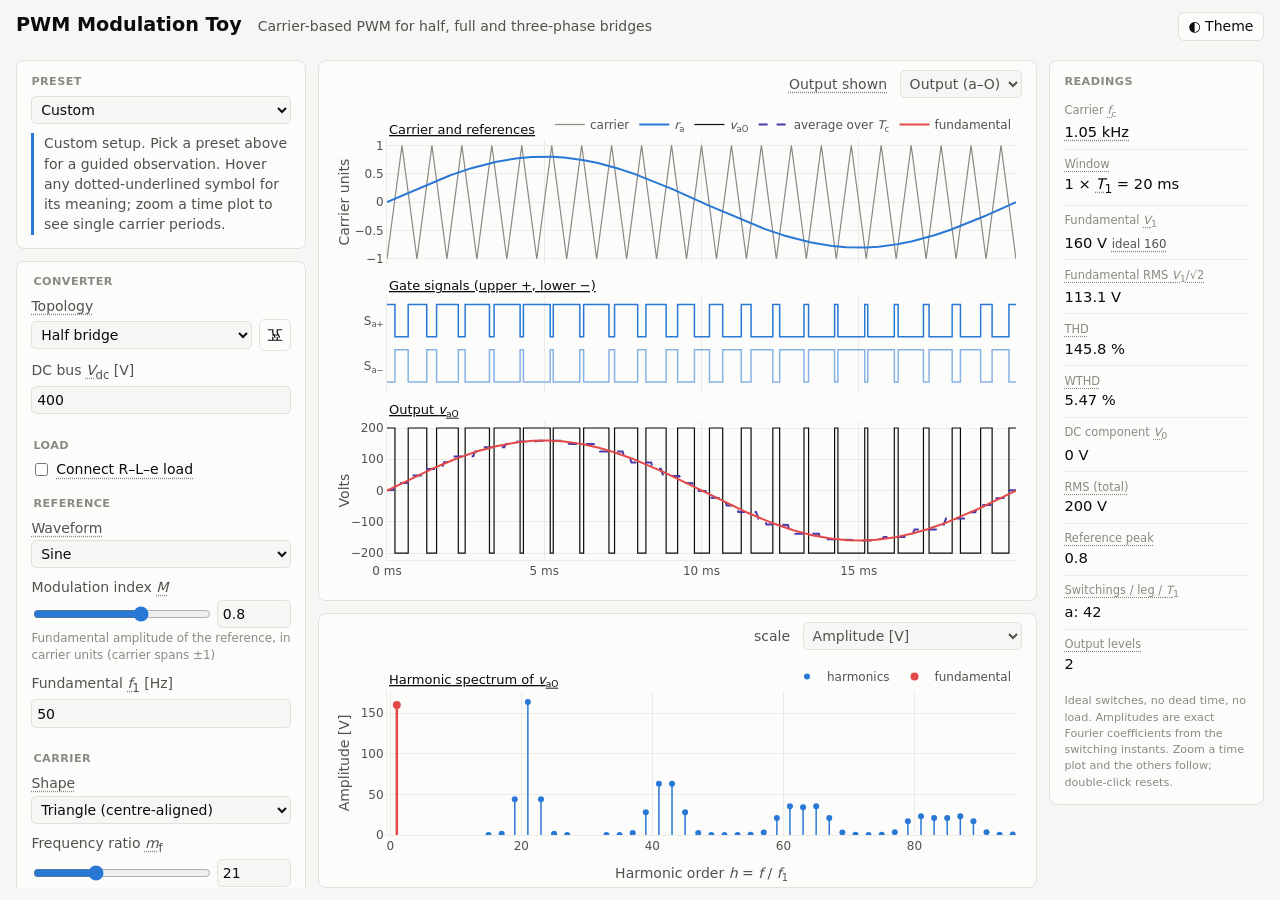
<file: index.html>
<!doctype html>
<html lang="en">
<head>
<meta charset="utf-8">
<meta name="viewport" content="width=device-width, initial-scale=1">
<title>PWM Modulation Toy</title>
<link rel="stylesheet" href="style.css">
<script src="https://cdn.plot.ly/plotly-2.35.2.min.js"></script>
</head>
<body>
<header>
  <h1>PWM Modulation Toy</h1>
  <span class="sub">Carrier-based PWM for half, full and three-phase bridges</span>
  <span class="spacer"></span>
  <button class="icon-btn" id="themeBtn" type="button" data-tip="Switch between light and dark theme">◐ Theme</button>
</header>

<main>
  <div class="side">
    <section class="panel preset-panel" aria-label="Preset">
      <div class="legend-h">Preset</div>
      <select id="preset" aria-label="Preset"></select>
      <div class="look" id="look"></div>
    </section>

    <aside class="panel controls" aria-label="Controls">
      <fieldset>
        <legend>Converter</legend>
        <div class="field">
          <label for="topology" data-tip="Half bridge: one leg, load between switch node a and the DC-bus midpoint O. Full bridge: two legs, load between switch nodes a and b. Three-phase bridge: three legs feeding a star-connected load with isolated star point n.">Topology</label>
          <div class="with-btn">
            <select id="topology">
              <option value="HB">Half bridge</option>
              <option value="FB">Full bridge</option>
              <option value="TP">Three-phase bridge</option>
            </select>
            <button class="icon-btn sq" id="schemBtn" type="button" aria-expanded="false" aria-controls="schem"
              data-tip="Show the schematic, with the switch and node names used in the plots">
              <svg viewBox="0 0 24 24" width="18" height="18" aria-hidden="true"><path d="M3 5h6M15 5h6M9 5v4M15 5v4M9 15v4M15 15v4M3 19h18M9 12h6M9 9l3 6M15 9l3 6" fill="none" stroke="currentColor" stroke-width="1.6" stroke-linecap="round"/></svg>
            </button>
          </div>
        </div>
        <div class="field" id="strategyField">
          <label for="strategy" id="strategyLabel"></label>
          <select id="strategy"></select>
          <div class="hint" id="strategyHint"></div>
        </div>
        <div class="field">
          <label for="Vdc">DC bus <span data-sym="Vdc"></span> [V]</label>
          <input type="number" id="Vdc" min="1" step="1">
        </div>
      </fieldset>

      <fieldset>
        <legend>Load</legend>
        <label class="check" data-tip="Connect a series R–L load with a sinusoidal back-EMF e = E sin(θ + δ) to every output (star-connected in three-phase). The currents are the exact periodic steady state."><input type="checkbox" id="load"> Connect R–L–e load</label>
        <div class="grid2" id="loadFields">
          <div class="field"><label for="R"><span data-sym="R"></span> [Ω]</label><input type="number" id="R" min="0" step="0.1"></div>
          <div class="field"><label for="Lmh"><span data-sym="L"></span> [mH]</label><input type="number" id="Lmh" min="0.001" step="0.1"></div>
          <div class="field"><label for="E"><span data-sym="E"></span> [V peak]</label><input type="number" id="E" min="0" step="1"></div>
          <div class="field"><label for="delta"><span data-sym="delta"></span> [°]</label><input type="number" id="delta" min="-180" max="180" step="1"></div>
          <div class="field span2"><label for="tdus">Dead time <span data-sym="td"></span> [µs]</label><input type="number" id="tdus" min="0" step="0.5">
            <div class="hint" id="tdHint"></div></div>
        </div>
      </fieldset>

      <fieldset>
        <legend>Reference</legend>
        <div class="field" id="referenceField">
          <label for="reference" data-tip="The modulating waveform m(θ) the output should follow on average. Sine + 3rd adds k<sub>3</sub>·M·sin 3θ to every leg (common mode). DC makes the leg a DC–DC switch node.">Waveform</label>
          <select id="reference">
            <option value="sine">Sine</option>
            <option value="sine3">Sine + 3rd harmonic</option>
            <option value="dc">DC (duty cycle)</option>
          </select>
        </div>
        <div class="field">
          <label for="M" id="MLabel"></label>
          <div class="slider-row">
            <input type="range" id="M_r" min="0" max="1.3" step="0.01">
            <input type="number" id="M" min="0" max="1.3" step="0.01">
          </div>
          <div class="hint" id="MHint"></div>
        </div>
        <div class="field" id="k3Field">
          <label for="k3">3rd-harmonic ratio <span data-sym="k3"></span></label>
          <div class="slider-row">
            <input type="range" id="k3_r" min="0" max="0.5" step="0.005">
            <input type="number" id="k3" min="0" max="0.5" step="0.005">
          </div>
        </div>
        <div class="field">
          <label for="f1">Fundamental <span data-sym="f1"></span> [Hz]</label>
          <input type="number" id="f1" min="1" step="1">
        </div>
      </fieldset>

      <fieldset>
        <legend>Carrier</legend>
        <div class="field">
          <label for="carrier" data-tip="Triangle: both pulse edges move (double-edge, centre-aligned). Rising sawtooth: only the falling edge moves (trailing-edge). Falling sawtooth: only the rising edge moves (leading-edge).">Shape</label>
          <select id="carrier">
            <option value="triangle">Triangle (centre-aligned)</option>
            <option value="saw-up">Sawtooth rising (trailing edge)</option>
            <option value="saw-down">Sawtooth falling (leading edge)</option>
          </select>
        </div>
        <div class="field">
          <label for="mf">Frequency ratio <span data-sym="mf"></span></label>
          <div class="slider-row">
            <input type="range" id="mf_r" min="1" max="60" step="1">
            <input type="number" id="mf" min="1" max="100" step="0.1">
          </div>
          <div class="hint">Steps of 0.1; non-integer values lengthen the window</div>
        </div>
        <div class="field">
          <label for="sampling" data-tip="Natural: the comparator sees the continuous reference. Regular symmetric: the reference is sampled once per carrier period (at the triangle valley) and held. Regular asymmetric: sampled at every carrier peak and valley, as a digital PWM unit that updates its compare register twice per period.">Sampling of the reference</label>
          <select id="sampling">
            <option value="natural">Natural</option>
            <option value="regular1">Regular symmetric (1 sample/period)</option>
            <option value="regular2">Regular asymmetric (2 samples/period)</option>
          </select>
        </div>
      </fieldset>
      <button class="icon-btn" id="copyLink" type="button" data-tip="The whole setup is stored in the page address">Copy link to this setup</button>
    </aside>
  </div>

  <div class="plots">
    <div class="panel plot plot-time">
      <div class="plot-bar">
        <label for="probe" data-tip="Which voltage the output plot and the spectrum show. Its hover text in the plot title says what it measures.">Output shown</label>
        <select id="probe"></select>
      </div>
      <div id="timePlot"></div>
    </div>
    <div class="panel plot plot-spec">
      <div class="plot-bar">
        <label for="specOf" id="specOfLabel">Spectrum of</label>
        <select id="specOf">
          <option value="v">voltage</option>
          <option value="i">load current</option>
        </select>
        <label for="specScale">scale</label>
        <select id="specScale">
          <option value="volts">Amplitude [V]</option>
          <option value="pct">% of fundamental</option>
          <option value="db">dB relative to fundamental</option>
        </select>
        <label class="check" id="svToggle" data-tip="Show the space vector v<sub>α</sub> + j v<sub>β</sub> of the three pole voltages: the hexagon of switching states and the path of the carrier-period average."><input type="checkbox" id="sv"> Space-vector view</label>
      </div>
      <div class="spec-row">
        <div id="specPlot"></div>
      </div>
    </div>
  </div>

  <aside class="panel readings" aria-label="Readings">
    <div class="legend-h">Readings</div>
    <div id="metrics" aria-live="polite"></div>
    <p class="foot">Ideal switches, no dead time, no load. Amplitudes are exact Fourier coefficients from the switching instants. Zoom a time plot and the others follow; double-click resets.</p>
  </aside>
</main>

<div class="panel schem" id="schem" hidden role="dialog" aria-label="Schematic">
  <div class="schem-head"><span id="schemTitle"></span><button class="icon-btn sq" id="schemClose" type="button" aria-label="Close">✕</button></div>
  <div id="schemBody"></div>
  <p class="hint">Leg colours match the gate-signal plot. P/N: positive/negative DC rail.</p>
</div>
<div class="panel float" id="svFloat" hidden role="dialog" aria-label="Space vector">
  <div class="float-head" id="svHead">
    <span data-tip="Hexagon: the six active switching states (a b c, 1 = upper switch on), radius 2V<sub>dc</sub>/3; both zero states sit at the origin. Dashed circle: SPWM linear limit (V<sub>dc</sub>/2); dotted: the inscribed circle, SVPWM limit (V<sub>dc</sub>/√3). Red: the commanded fundamental; violet: the carrier-period average of the actual vector. Drag this bar to move the panel, the corner to resize it.">Space vector <i>v</i><sub>αβ</sub></span>
    <button class="icon-btn sq" id="svClose" type="button" aria-label="Close space-vector view">✕</button>
  </div>
  <div id="svPlot"></div>
</div>
<div class="tip" id="tip" role="tooltip" hidden></div>
<div class="toast" id="toast" role="status" aria-live="polite" hidden></div>

<script src="pwm.js"></script>
<script src="circuit.js"></script>
<script src="deadtime.js"></script>
<script src="model.js"></script>
<script src="glossary.js"></script>
<script src="presets.js"></script>
<script src="schematic.js"></script>
<script src="app.js"></script>
</body>
</html>
</file>
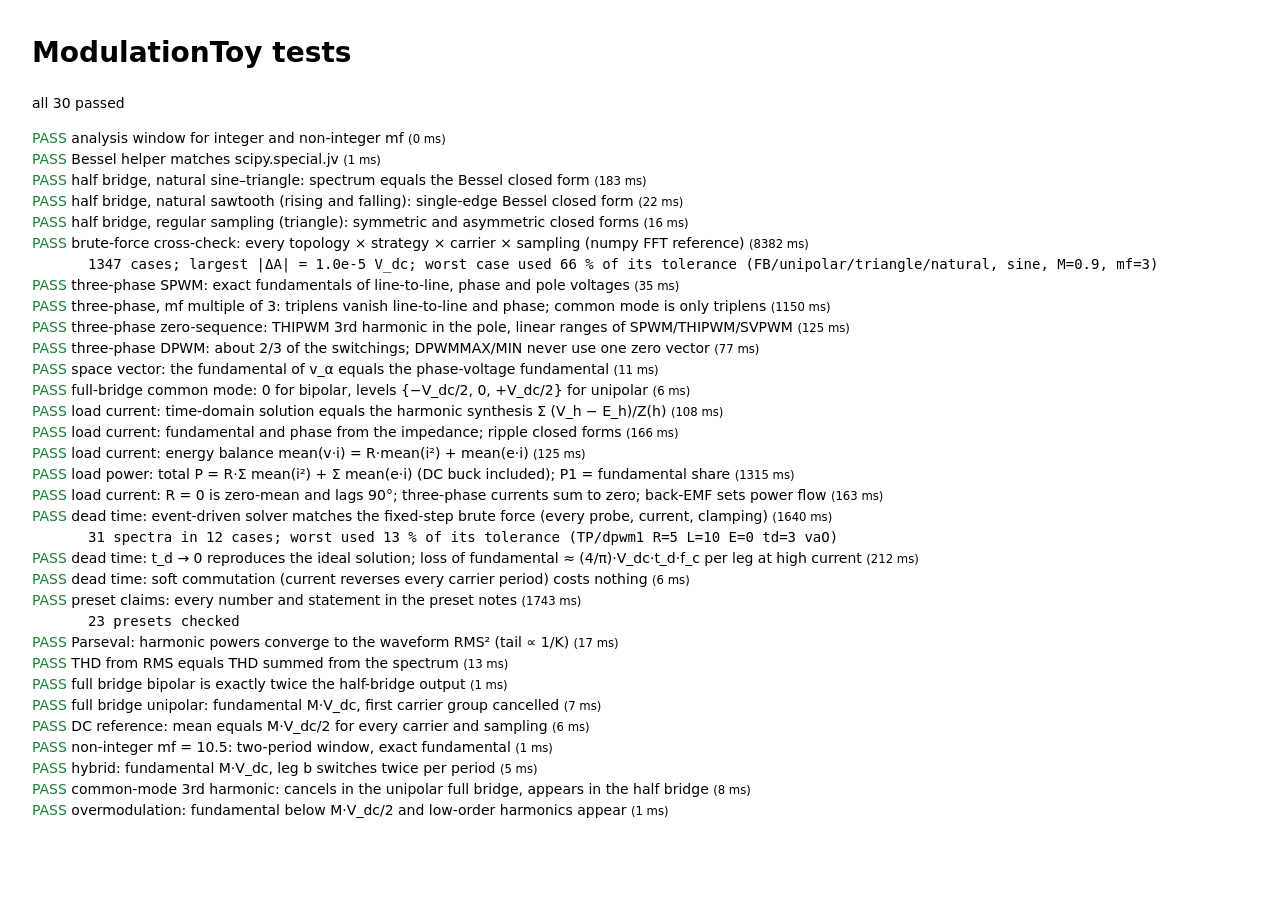
<file: test/index.html>
<!doctype html>
<html lang="en">
<head>
<meta charset="utf-8">
<title>ModulationToy tests</title>
<style>
  body { font: 14px/1.5 system-ui, sans-serif; margin: 2rem; }
  .pass { color: #1a7f37; } .fail { color: #cf222e; }
  pre { margin: 0 0 0 3.5rem; white-space: pre-wrap; }
</style>
</head>
<body>
<h1>ModulationToy tests</h1>
<p id="summary"></p>
<div id="out"></div>
<script src="../pwm.js"></script>
<script src="../circuit.js"></script>
<script src="../deadtime.js"></script>
<script src="../model.js"></script>
<script src="../presets.js"></script>
<script src="bruteforce_ref.js"></script>
<script src="bruteforce_dt_ref.js"></script>
<script src="tests.js"></script>
<script>
  const res = ToyTests.run();
  const out = document.getElementById('out');
  res.forEach((r) => {
    const d = document.createElement('div');
    d.innerHTML = `<span class="${r.pass ? 'pass' : 'fail'}">${r.pass ? 'PASS' : 'FAIL'}</span> ${r.name} <small>(${r.ms} ms)</small>`;
    const msg = r.err || r.note;
    if (msg) { const p = document.createElement('pre'); p.textContent = msg; d.appendChild(p); }
    out.appendChild(d);
  });
  const nf = res.filter((r) => !r.pass).length;
  document.getElementById('summary').textContent = nf ? `${nf} of ${res.length} failed` : `all ${res.length} passed`;
  document.title = nf ? `FAIL ${nf}` : 'PASS';
</script>
</body>
</html>
</file>
<file: style.css>
/* ModulationToy — self-contained styles, light/dark */
:root {
  color-scheme: light;
  --bg: #f6f6f4;
  --surface: #fcfcfb;
  --border: #e2e1dc;
  --text: #0b0b0b;
  --text-2: #52514e;
  --muted: #8a8984;
  --accent: #2a78d6;
  --accent-soft: #cde2fb;
  --grid: #ecebe7;
  /* plot series */
  --s-a: #2a78d6;        /* leg a */
  --s-b: #eb6834;        /* leg b */
  --s-c: #1baf7a;        /* leg c */
  --s-carrier: #8a8984;
  --s-out: #0b0b0b;
  --s-fund: #e34948;
  --s-avg: #4a3aa7;
  --s-spec: #2a78d6;
}
@media (prefers-color-scheme: dark) {
  :root:not([data-theme="light"]) {
    color-scheme: dark;
    --bg: #111110; --surface: #1a1a19; --border: #33332f;
    --text: #ffffff; --text-2: #c3c2b7; --muted: #8f8e86;
    --accent: #3987e5; --accent-soft: #1c3a5f; --grid: #2a2a27;
    --s-a: #3987e5; --s-b: #d95926; --s-c: #199e70; --s-carrier: #8f8e86; --s-out: #ffffff;
    --s-fund: #e66767; --s-avg: #9085e9; --s-spec: #3987e5;
  }
}
:root[data-theme="dark"] {
  color-scheme: dark;
  --bg: #111110; --surface: #1a1a19; --border: #33332f;
  --text: #ffffff; --text-2: #c3c2b7; --muted: #8f8e86;
  --accent: #3987e5; --accent-soft: #1c3a5f; --grid: #2a2a27;
  --s-a: #3987e5; --s-b: #d95926; --s-c: #199e70; --s-carrier: #8f8e86; --s-out: #ffffff;
  --s-fund: #e66767; --s-avg: #9085e9; --s-spec: #3987e5;
}

* { box-sizing: border-box; }
html, body { margin: 0; }
body {
  background: var(--bg); color: var(--text);
  font: 14px/1.45 system-ui, -apple-system, "Segoe UI", Roboto, sans-serif;
}
header {
  display: flex; align-items: baseline; gap: 1rem; flex-wrap: wrap;
  height: 48px; padding: 0.7rem 16px 0;
}
header h1 { font-size: 1.2rem; margin: 0; }
header .sub { color: var(--text-2); }
header .spacer { flex: 1; }
button, select, input { font: inherit; color: inherit; }
.icon-btn {
  background: var(--surface); border: 1px solid var(--border); border-radius: 6px;
  padding: 0.2rem 0.6rem; cursor: pointer;
}
.icon-btn:hover { border-color: var(--accent); }
.icon-btn.sq { padding: 0; width: 2rem; height: 2rem; display: inline-grid; place-items: center; flex: none; }
.icon-btn[aria-expanded="true"] { background: var(--accent-soft); border-color: var(--accent); }

/* ---- three-column layout: side | plots | readings; plots fill the viewport height */
main {
  --h: calc(100vh - 48px - 24px);
  display: grid; grid-template-columns: 290px minmax(0, 1fr) 215px; gap: 12px;
  padding: 12px 16px;
}
.side, .readings { max-height: var(--h); overflow-y: auto; }
.side { display: flex; flex-direction: column; gap: 12px; }
.plots { display: flex; flex-direction: column; gap: 12px; height: var(--h); min-height: 720px; }
.plot { padding: 4px; min-height: 0; }
.plot-time { flex: 2 1 0; display: flex; flex-direction: column; }
.plot-spec { flex: 1 1 0; display: flex; flex-direction: column; }
#timePlot { flex: 1 1 0; min-height: 0; }
.spec-row { flex: 1 1 0; min-height: 0; display: flex; gap: 4px; }
#specPlot { flex: 1 1 0; min-width: 0; }
/* short confirmation message (image copied / downloaded) */
.toast {
  position: fixed; z-index: 30; left: 50%; bottom: 24px; transform: translateX(-50%);
  background: var(--text); color: var(--surface); padding: 0.5rem 0.9rem; border-radius: 6px;
  font-size: 0.9rem; box-shadow: 0 4px 16px rgba(0, 0, 0, 0.25);
}

/* floating, draggable, resizable space-vector panel */
.float {
  position: fixed; z-index: 14; width: 440px; height: 470px; min-width: 260px; min-height: 290px;
  max-width: calc(100vw - 16px); max-height: calc(100vh - 16px);
  resize: both; overflow: hidden; display: flex; flex-direction: column;
  box-shadow: 0 8px 28px rgba(0, 0, 0, 0.25);
}
.float-head { display: flex; justify-content: space-between; align-items: center; gap: 0.5rem;
  padding: 0.35rem 0.4rem 0.35rem 0.7rem; font-weight: 600; cursor: move; user-select: none; touch-action: none;
  border-bottom: 1px solid var(--border); }
#svPlot { flex: 1 1 0; min-height: 0; }
.check { display: inline-flex; gap: 0.3rem; align-items: center; cursor: pointer; }
.grid2 { display: grid; grid-template-columns: 1fr 1fr; gap: 0 0.6rem; margin-top: 0.4rem; }
.grid2 .span2 { grid-column: 1 / -1; }
.metric.section { border-bottom: 0; padding-top: 0.8rem; font-weight: 600; font-size: 0.8em;
  text-transform: uppercase; letter-spacing: 0.04em; color: var(--muted); }

@media (max-width: 1100px) {
  main { grid-template-columns: 290px minmax(0, 1fr); }
  .readings { grid-column: 1 / -1; max-height: none; }
  #metrics { display: grid; grid-template-columns: repeat(auto-fill, minmax(10rem, 1fr)); }
}
@media (max-width: 860px) {
  main { grid-template-columns: minmax(0, 1fr); }
  .side { max-height: none; }
  .plots { height: auto; min-height: 0; }
  .plot-time { height: 620px; flex: none; }
  .plot-spec { height: 360px; flex: none; }
}

.panel { background: var(--surface); border: 1px solid var(--border); border-radius: 8px; }
.legend-h, .controls legend {
  font-weight: 600; font-size: 0.8em; text-transform: uppercase;
  letter-spacing: 0.04em; color: var(--muted); margin-bottom: 0.35rem;
}

/* preset panel */
.preset-panel { padding: 0.8rem 0.9rem; flex: none; }
.preset-panel select { width: 100%; }
.look { margin-top: 0.6rem; padding-left: 0.6rem; border-left: 3px solid var(--accent); color: var(--text-2); }

/* controls */
.controls { padding: 0.8rem 0.9rem; flex: none; }
.controls fieldset { border: 0; padding: 0; margin: 0 0 0.9rem; }
.field { margin-bottom: 0.55rem; }
.field > label { display: inline-block; color: var(--text-2); margin-bottom: 0.15rem; }
select { padding: 0.25rem 0.3rem; background: var(--bg); border: 1px solid var(--border); border-radius: 5px; }
.field select { width: 100%; }
.with-btn { display: flex; gap: 0.4rem; align-items: center; }
.with-btn select { flex: 1; min-width: 0; }
.slider-row { display: grid; grid-template-columns: minmax(0, 1fr) 4.6rem; gap: 0.5rem; align-items: center; }
.slider-row input[type="range"] { width: 100%; accent-color: var(--accent); }
input[type="number"] { width: 100%; padding: 0.2rem 0.3rem; background: var(--bg);
  border: 1px solid var(--border); border-radius: 5px; }
.hint { color: var(--muted); font-size: 0.85em; margin-top: 0.1rem; }
[hidden] { display: none !important; }

/* readings */
.readings { padding: 0.8rem 0.9rem; align-self: start; }
.metric { padding: 0.4rem 0; border-bottom: 1px solid var(--grid); }
.metric:last-child { border-bottom: 0; }
.metric .k { color: var(--muted); font-size: 0.82em; }
.metric .v { font-variant-numeric: tabular-nums; font-size: 1.05em; }
.metric .v small { color: var(--text-2); font-size: 0.8em; }
.readings .foot { color: var(--muted); font-size: 0.8em; margin: 0.8rem 0 0; }

.plot-bar { display: flex; gap: 0.8rem; align-items: center; justify-content: flex-end;
  padding: 0.3rem 0.6rem 0; color: var(--text-2); flex: none; }

/* hoverable symbols and tooltip */
.sym { text-decoration: underline dotted var(--muted); text-underline-offset: 3px; cursor: help; }
[data-tip]:not(.sym):not(button) { cursor: help; text-decoration: underline dotted var(--muted); text-underline-offset: 3px; }
.tip {
  position: fixed; z-index: 20; max-width: 20rem; padding: 0.5rem 0.65rem;
  background: var(--text); color: var(--surface); border-radius: 6px;
  font-size: 0.86rem; line-height: 1.4; pointer-events: none;
  box-shadow: 0 4px 16px rgba(0, 0, 0, 0.25);
}

/* schematic popover */
.schem {
  position: fixed; z-index: 15; width: min(460px, calc(100vw - 32px)); padding: 0.6rem 0.8rem 0.4rem;
  box-shadow: 0 8px 28px rgba(0, 0, 0, 0.25);
}
.schem-head { display: flex; justify-content: space-between; align-items: center; font-weight: 600; margin-bottom: 0.2rem; }
.schem svg { width: 100%; height: auto; display: block; font: 14px system-ui, sans-serif; }
.schem svg text { fill: var(--text); }
.schem svg text.small { font-size: 12px; fill: var(--text-2); }
.schem svg text.pol { font-size: 16px; font-weight: 600; }
.schem svg text.out { font-weight: 600; }
.schem .wire { fill: none; stroke: var(--text-2); stroke-width: 1.6; }
.schem .plate { stroke: var(--text); stroke-width: 2.4; }
.schem .load { fill: var(--bg); stroke: var(--text); stroke-width: 1.4; }
.schem .node { fill: var(--text); }
.schem .contact { fill: var(--surface); stroke-width: 1.4; }
.schem .blade { stroke-width: 2; }
.schem .leg-a .wire, .schem .leg-a .blade, .schem .leg-a .contact { stroke: var(--s-a); }
.schem .leg-b .wire, .schem .leg-b .blade, .schem .leg-b .contact { stroke: var(--s-b); }
.schem .leg-c .wire, .schem .leg-c .blade, .schem .leg-c .contact { stroke: var(--s-c); }
.schem .leg-a text, .schem text.leg-a-text { fill: var(--s-a); font-weight: 600; }
.schem .leg-b text, .schem text.leg-b-text { fill: var(--s-b); font-weight: 600; }
.schem .leg-c text, .schem text.leg-c-text { fill: var(--s-c); font-weight: 600; }
</file>
